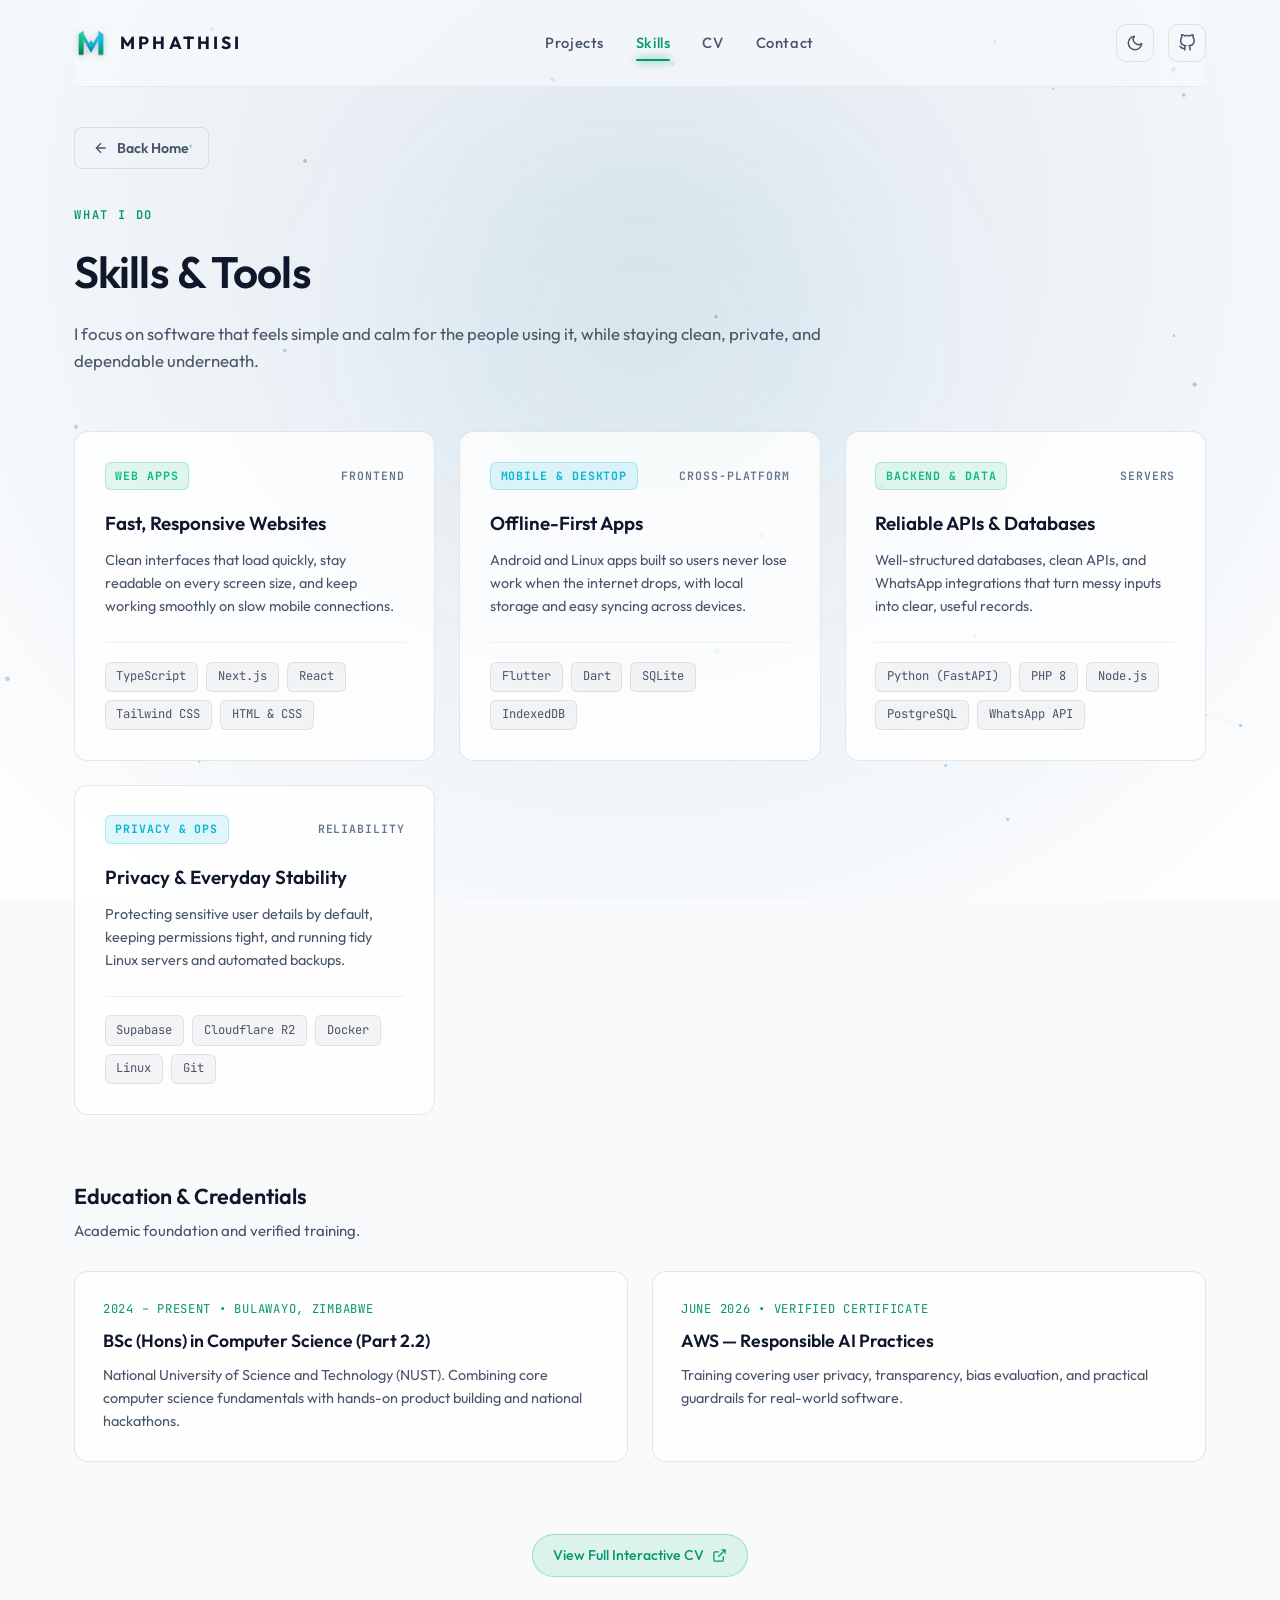
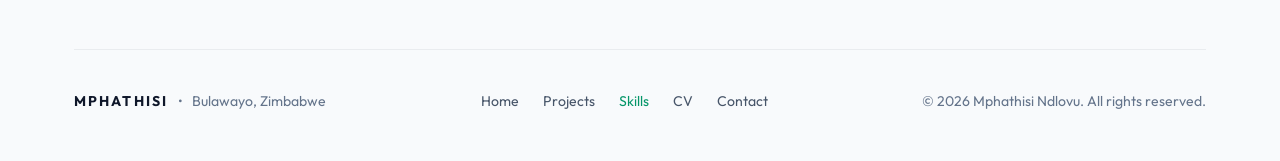
<file: skills.html>
<!DOCTYPE html>
<html lang="en" data-theme="dark">
<head>
  <meta charset="UTF-8">
  <meta name="viewport" content="width=device-width, initial-scale=1.0">

  <title>Skills &amp; Background — MPHATHISI</title>
  <meta name="title" content="Skills & Background — MPHATHISI">
  <meta name="description" content="What Mphathisi Ndlovu builds with: web apps, Flutter mobile apps, clean backends, privacy-first design, and NUST Computer Science background.">
  <meta name="author" content="Mphathisi Ndlovu">
  <meta name="robots" content="index, follow">
  <link rel="canonical" href="https://mphathisi.com/skills.html">

  <link rel="icon" type="image/svg+xml" href="favicon.svg">
  <link rel="icon" type="image/png" sizes="32x32" href="favicon-32x32.png">
  <link rel="icon" type="image/png" sizes="16x16" href="favicon-16x16.png">
  <link rel="apple-touch-icon" sizes="180x180" href="apple-touch-icon.png">

  <link rel="preconnect" href="https://fonts.googleapis.com">
  <link rel="preconnect" href="https://fonts.gstatic.com" crossorigin>
  <link href="https://fonts.googleapis.com/css2?family=Inter:wght@400;500;600&family=JetBrains+Mono:wght@400;500;600&family=Outfit:wght@400;500;600;700&display=swap" rel="stylesheet">

  <link rel="stylesheet" href="styles.css">
</head>
<body class="page-body">

  <canvas id="particleCanvas" aria-hidden="true"></canvas>
  <div class="cyber-glow-aura" aria-hidden="true"></div>

  <div class="site-container page-container">

    <!-- Header Navigation -->
    <header class="portal-header">
      <nav class="portal-nav" aria-label="Main Navigation">
        <a href="index.html" class="portal-brand">
          <img src="logo.svg" alt="Mphathisi Logo" class="brand-logo-img">
          <span class="brand-title">MPHATHISI</span>
        </a>

        <div class="portal-nav-links">
          <a href="projects.html" class="nav-link">Projects</a>
          <a href="skills.html" class="nav-link active">Skills</a>
          <a href="https://cv.mphathisi.com" target="_blank" rel="noopener noreferrer" class="nav-link">CV</a>
          <a href="contact.html" class="nav-link">Contact</a>
        </div>

        <div class="portal-nav-actions">
          <button id="themeToggleBtn" class="theme-toggle-btn" aria-label="Toggle Theme" title="Toggle Theme">
            <svg class="theme-icon sun-icon" viewBox="0 0 24 24" fill="none" stroke="currentColor" stroke-width="2" stroke-linecap="round" stroke-linejoin="round">
              <circle cx="12" cy="12" r="5"/><path d="M12 1v2M12 21v2M4.22 4.22l1.42 1.42M18.36 18.36l1.42 1.42M1 12h2M21 12h2M4.22 19.78l1.42-1.42M18.36 5.64l1.42-1.42"/>
            </svg>
            <svg class="theme-icon moon-icon" viewBox="0 0 24 24" fill="none" stroke="currentColor" stroke-width="2" stroke-linecap="round" stroke-linejoin="round">
              <path d="M21 12.79A9 9 0 1 1 11.21 3 7 7 0 0 0 21 12.79z"/>
            </svg>
          </button>

          <a href="https://github.com/theteqmaster-cyber" target="_blank" rel="noopener noreferrer" class="nav-icon-btn" aria-label="GitHub Profile" title="GitHub">
            <svg viewBox="0 0 24 24" fill="none" stroke="currentColor" stroke-width="2"><path d="M9 19c-5 1.5-5-2.5-7-3m14 6v-3.87a3.37 3.37 0 0 0-.94-2.61c3.14-.35 6.44-1.54 6.44-7A5.44 5.44 0 0 0 20 4.77 5.07 5.07 0 0 0 19.91 1S18.73.65 16 2.48a13.38 13.38 0 0 0-7 0C6.27.65 5.09 1 5.09 1A5.07 5.07 0 0 0 5 4.77a5.44 5.44 0 0 0-1.5 3.78c0 5.42 3.3 6.61 6.44 7A3.37 3.37 0 0 0 9 18.13V22"/></svg>
          </a>
        </div>
      </nav>
    </header>

    <!-- Main Content Area -->
    <main class="page-main">

      <div class="page-top-bar">
        <a href="index.html" class="back-portal-btn">
          <svg viewBox="0 0 24 24" fill="none" stroke="currentColor" stroke-width="2"><path d="M19 12H5M12 19l-7-7 7-7"/></svg>
          <span>Back Home</span>
        </a>
      </div>

      <div class="section-heading page-heading">
        <div class="section-tag">WHAT I DO</div>
        <h1 class="section-title">Skills &amp; Tools</h1>
        <p class="section-desc">I focus on software that feels simple and calm for the people using it, while staying clean, private, and dependable underneath.</p>
      </div>

      <!-- 4 Clean Pillars -->
      <section class="project-group">
        <div class="cards-grid">

          <article class="nexus-card">
            <div class="nexus-card-header">
              <span class="badge-emerald">WEB APPS</span>
              <span class="nexus-tag">FRONTEND</span>
            </div>
            <h2 class="nexus-card-title">Fast, Responsive Websites</h2>
            <p class="nexus-card-desc">Clean interfaces that load quickly, stay readable on every screen size, and keep working smoothly on slow mobile connections.</p>
            <div class="skill-pills">
              <span class="skill-pill">TypeScript</span>
              <span class="skill-pill">Next.js</span>
              <span class="skill-pill">React</span>
              <span class="skill-pill">Tailwind CSS</span>
              <span class="skill-pill">HTML &amp; CSS</span>
            </div>
          </article>

          <article class="nexus-card">
            <div class="nexus-card-header">
              <span class="badge-cyan">MOBILE &amp; DESKTOP</span>
              <span class="nexus-tag">CROSS-PLATFORM</span>
            </div>
            <h2 class="nexus-card-title">Offline-First Apps</h2>
            <p class="nexus-card-desc">Android and Linux apps built so users never lose work when the internet drops, with local storage and easy syncing across devices.</p>
            <div class="skill-pills">
              <span class="skill-pill">Flutter</span>
              <span class="skill-pill">Dart</span>
              <span class="skill-pill">SQLite</span>
              <span class="skill-pill">IndexedDB</span>
            </div>
          </article>

          <article class="nexus-card">
            <div class="nexus-card-header">
              <span class="badge-emerald">BACKEND &amp; DATA</span>
              <span class="nexus-tag">SERVERS</span>
            </div>
            <h2 class="nexus-card-title">Reliable APIs &amp; Databases</h2>
            <p class="nexus-card-desc">Well-structured databases, clean APIs, and WhatsApp integrations that turn messy inputs into clear, useful records.</p>
            <div class="skill-pills">
              <span class="skill-pill">Python (FastAPI)</span>
              <span class="skill-pill">PHP 8</span>
              <span class="skill-pill">Node.js</span>
              <span class="skill-pill">PostgreSQL</span>
              <span class="skill-pill">WhatsApp API</span>
            </div>
          </article>

          <article class="nexus-card">
            <div class="nexus-card-header">
              <span class="badge-cyan">PRIVACY &amp; OPS</span>
              <span class="nexus-tag">RELIABILITY</span>
            </div>
            <h2 class="nexus-card-title">Privacy &amp; Everyday Stability</h2>
            <p class="nexus-card-desc">Protecting sensitive user details by default, keeping permissions tight, and running tidy Linux servers and automated backups.</p>
            <div class="skill-pills">
              <span class="skill-pill">Supabase</span>
              <span class="skill-pill">Cloudflare R2</span>
              <span class="skill-pill">Docker</span>
              <span class="skill-pill">Linux</span>
              <span class="skill-pill">Git</span>
            </div>
          </article>

        </div>
      </section>

      <!-- Education & Certification -->
      <section class="project-group">
        <div class="project-group-header">
          <h2 class="project-group-title">Education &amp; Credentials</h2>
          <p class="project-group-desc">Academic foundation and verified training.</p>
        </div>

        <div class="credentials-grid">
          <div class="credential-card">
            <span class="credential-meta">2024 – Present • Bulawayo, Zimbabwe</span>
            <h3>BSc (Hons) in Computer Science (Part 2.2)</h3>
            <p>National University of Science and Technology (NUST). Combining core computer science fundamentals with hands-on product building and national hackathons.</p>
          </div>

          <div class="credential-card">
            <span class="credential-meta">June 2026 • Verified Certificate</span>
            <h3>AWS — Responsible AI Practices</h3>
            <p>Training covering user privacy, transparency, bias evaluation, and practical guardrails for real-world software.</p>
          </div>
        </div>
      </section>

      <div class="page-seal-wrapper">
        <a href="https://cv.mphathisi.com" target="_blank" rel="noopener noreferrer" class="quick-link-pill primary">
          <span>View Full Interactive CV</span>
          <svg class="arrow-svg" viewBox="0 0 24 24" fill="none" stroke="currentColor" stroke-width="2"><path d="M18 13v6a2 2 0 0 1-2 2H5a2 2 0 0 1-2-2V8a2 2 0 0 1 2-2h6M15 3h6v6M10 14L21 3"/></svg>
        </a>
      </div>

    </main>

    <!-- Master Footer -->
    <footer class="portal-footer">
      <div class="footer-inner">
        <div class="footer-left">
          <span class="footer-title">MPHATHISI</span>
          <span class="footer-sep">•</span>
          <span class="footer-meta">Bulawayo, Zimbabwe</span>
        </div>

        <div class="footer-center">
          <a href="index.html">Home</a>
          <a href="projects.html">Projects</a>
          <a href="skills.html" class="active">Skills</a>
          <a href="https://cv.mphathisi.com" target="_blank" rel="noopener noreferrer">CV</a>
          <a href="contact.html">Contact</a>
        </div>

        <div class="footer-right">
          <p>&copy; <span id="year">2026</span> Mphathisi Ndlovu. All rights reserved.</p>
        </div>
      </div>
    </footer>

  </div>

  <script src="app.js" defer></script>
</body>
</html>
</file>
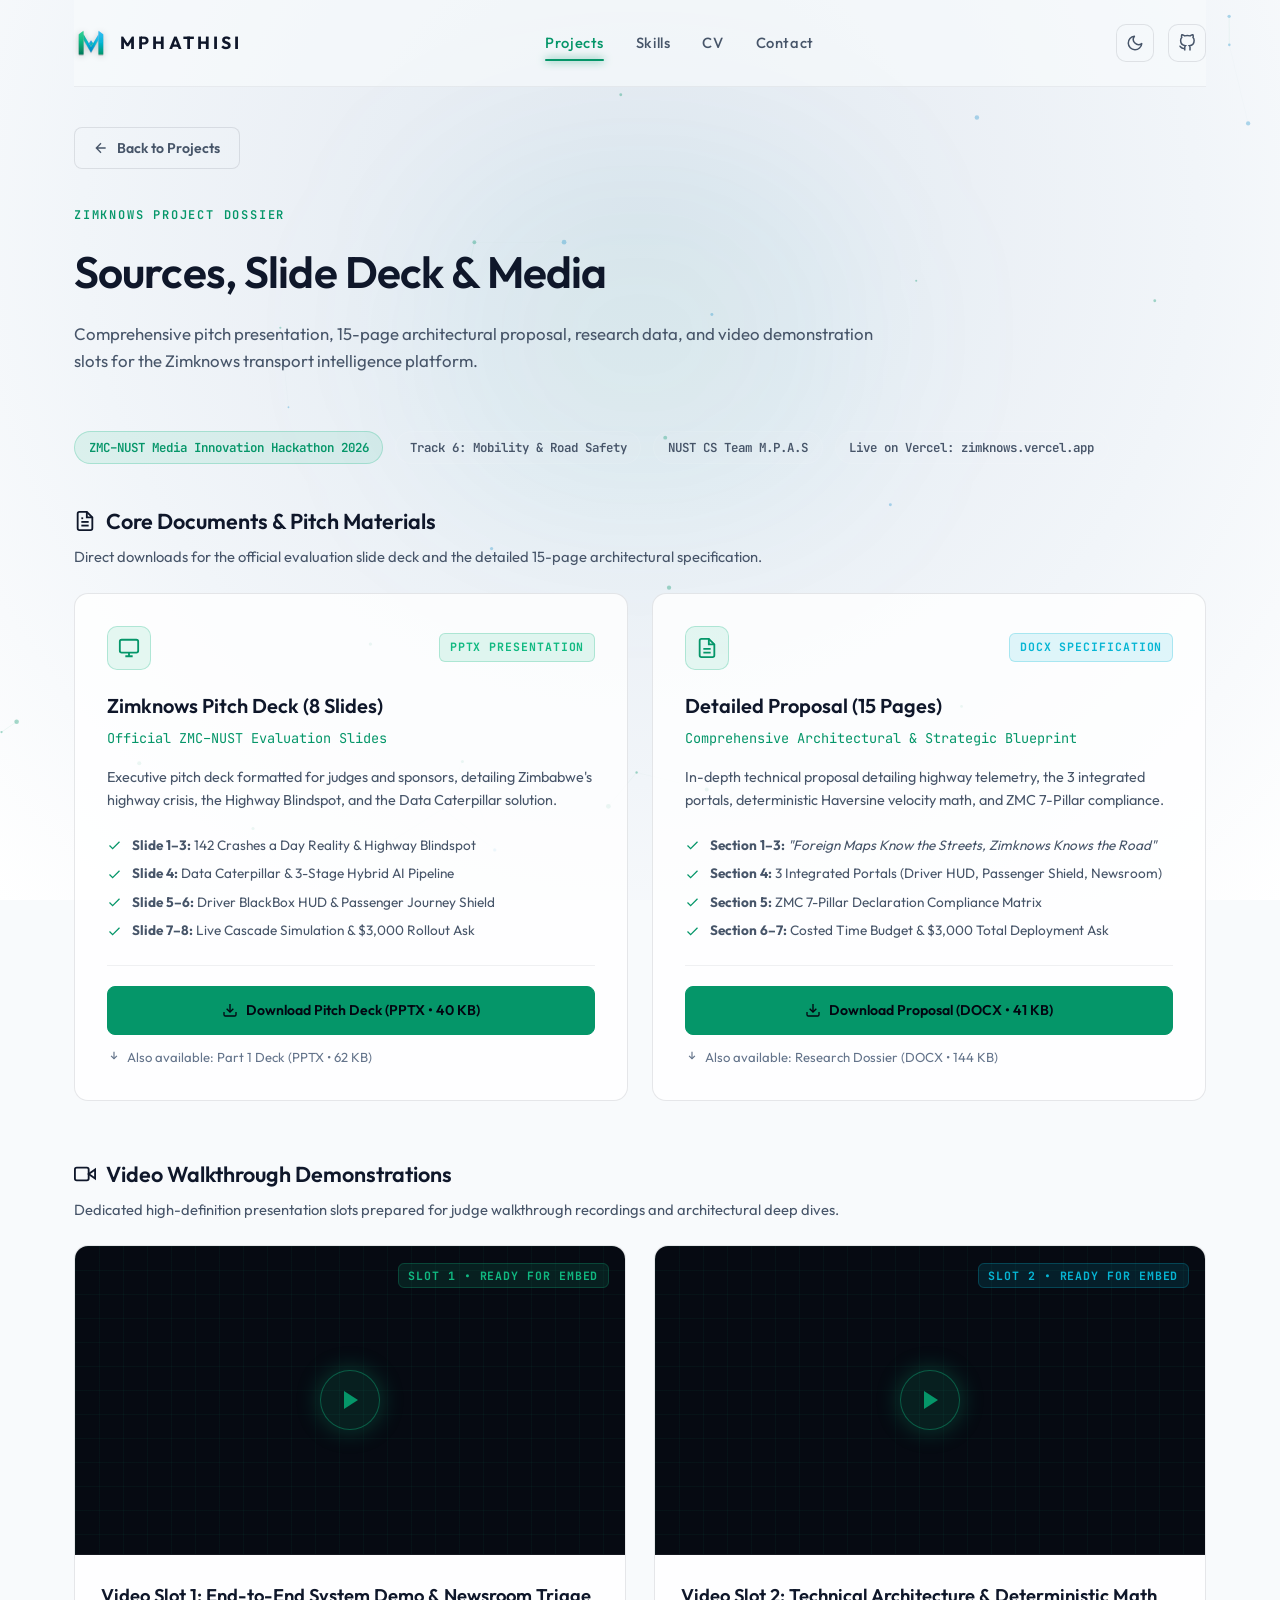
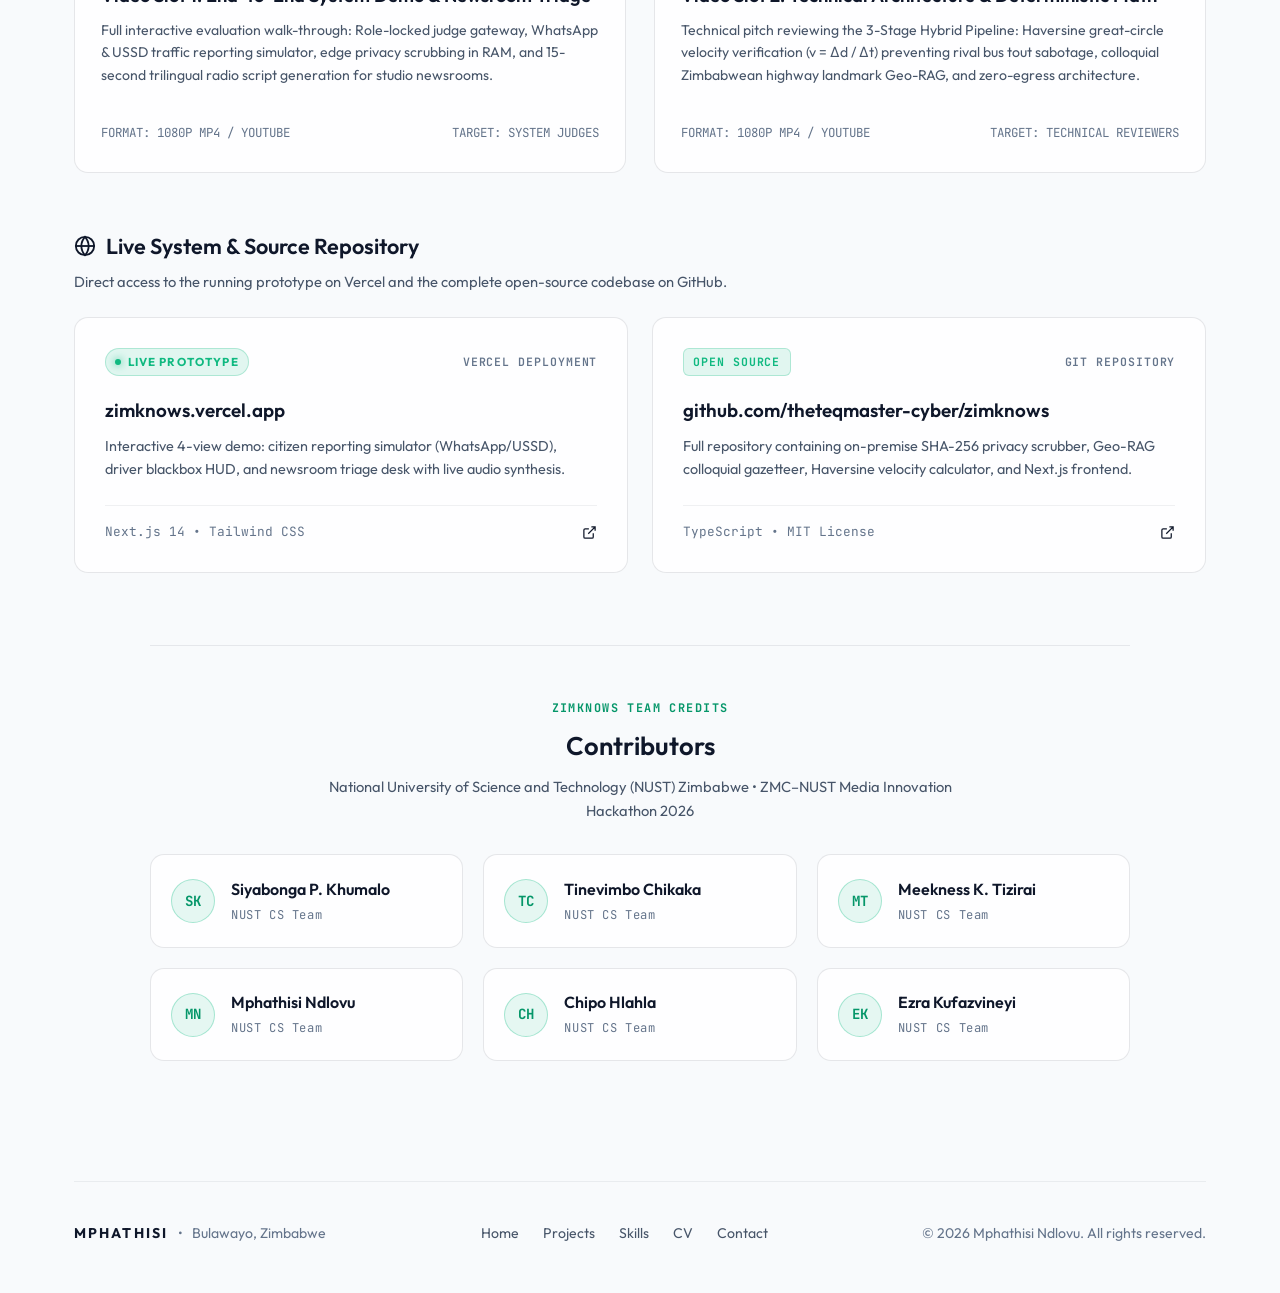
<file: sources.html>
<!DOCTYPE html>
<html lang="en" data-theme="dark">
<head>
  <meta charset="UTF-8">
  <meta name="viewport" content="width=device-width, initial-scale=1.0">
  
  <!-- Primary SEO Meta Tags -->
  <title>Sources, Slide Deck & Media — ZIMKNOWS</title>
  <meta name="title" content="Sources, Slide Deck & Media — ZIMKNOWS">
  <meta name="description" content="Official pitch deck, 15-page architectural proposal, research data, and video demonstration slots for the Zimknows Highway Data Caterpillar (ZMC–NUST 2026).">
  <meta name="author" content="M.P.A.S">
  <meta name="robots" content="index, follow">
  <link rel="canonical" href="https://mphathisi.com/sources.html">

  <!-- Favicon & Touch Icons -->
  <link rel="icon" type="image/svg+xml" href="favicon.svg">
  <link rel="icon" type="image/png" sizes="32x32" href="favicon-32x32.png">
  <link rel="icon" type="image/png" sizes="16x16" href="favicon-16x16.png">
  <link rel="apple-touch-icon" sizes="180x180" href="apple-touch-icon.png">

  <!-- Lightweight Google Fonts -->
  <link rel="preconnect" href="https://fonts.googleapis.com">
  <link rel="preconnect" href="https://fonts.gstatic.com" crossorigin>
  <link href="https://fonts.googleapis.com/css2?family=Inter:wght@400;500;600&family=JetBrains+Mono:wght@400;500;600&family=Outfit:wght@400;500;600;700&display=swap" rel="stylesheet">

  <link rel="stylesheet" href="styles.css">
</head>
<body class="page-body">

  <canvas id="particleCanvas" aria-hidden="true"></canvas>
  <div class="cyber-glow-aura" aria-hidden="true"></div>

  <div class="site-container page-container">

    <!-- Header Navigation -->
    <header class="portal-header">
      <nav class="portal-nav" aria-label="Main Navigation">
        <a href="index.html" class="portal-brand">
          <img src="logo.svg" alt="Mphathisi Logo" class="brand-logo-img">
          <span class="brand-title">MPHATHISI</span>
        </a>

        <div class="portal-nav-links">
          <a href="projects.html" class="nav-link active">Projects</a>
          <a href="skills.html" class="nav-link">Skills</a>
          <a href="https://cv.mphathisi.com" target="_blank" rel="noopener noreferrer" class="nav-link">CV</a>
          <a href="contact.html" class="nav-link">Contact</a>
        </div>

        <div class="portal-nav-actions">
          <button id="themeToggleBtn" class="theme-toggle-btn" aria-label="Toggle Theme" title="Toggle Theme">
            <svg class="theme-icon sun-icon" viewBox="0 0 24 24" fill="none" stroke="currentColor" stroke-width="2" stroke-linecap="round" stroke-linejoin="round">
              <circle cx="12" cy="12" r="5"/><path d="M12 1v2M12 21v2M4.22 4.22l1.42 1.42M18.36 18.36l1.42 1.42M1 12h2M21 12h2M4.22 19.78l1.42-1.42M18.36 5.64l1.42-1.42"/>
            </svg>
            <svg class="theme-icon moon-icon" viewBox="0 0 24 24" fill="none" stroke="currentColor" stroke-width="2" stroke-linecap="round" stroke-linejoin="round">
              <path d="M21 12.79A9 9 0 1 1 11.21 3 7 7 0 0 0 21 12.79z"/>
            </svg>
          </button>

          <a href="https://github.com/theteqmaster-cyber" target="_blank" rel="noopener noreferrer" class="nav-icon-btn" aria-label="GitHub Profile" title="GitHub">
            <svg viewBox="0 0 24 24" fill="none" stroke="currentColor" stroke-width="2"><path d="M9 19c-5 1.5-5-2.5-7-3m14 6v-3.87a3.37 3.37 0 0 0-.94-2.61c3.14-.35 6.44-1.54 6.44-7A5.44 5.44 0 0 0 20 4.77 5.07 5.07 0 0 0 19.91 1S18.73.65 16 2.48a13.38 13.38 0 0 0-7 0C6.27.65 5.09 1 5.09 1A5.07 5.07 0 0 0 5 4.77a5.44 5.44 0 0 0-1.5 3.78c0 5.42 3.3 6.61 6.44 7A3.37 3.37 0 0 0 9 18.13V22"/></svg>
          </a>
        </div>
      </nav>
    </header>

    <!-- Main Content Area -->
    <main class="page-main">

      <!-- Breadcrumb Bar -->
      <div class="page-top-bar">
        <a href="projects.html" class="back-portal-btn">
          <svg viewBox="0 0 24 24" fill="none" stroke="currentColor" stroke-width="2"><path d="M19 12H5M12 19l-7-7 7-7"/></svg>
          <span>Back to Projects</span>
        </a>
      </div>

      <!-- Section Heading -->
      <div class="section-heading page-heading">
        <div class="section-tag">ZIMKNOWS PROJECT DOSSIER</div>
        <h1 class="section-title">Sources, Slide Deck & Media</h1>
        <p class="section-desc">Comprehensive pitch presentation, 15-page architectural proposal, research data, and video demonstration slots for the Zimknows transport intelligence platform.</p>
      </div>

      <!-- Quick Metadata Pills -->
      <div class="overview-pills">
        <span class="overview-pill accent">ZMC–NUST Media Innovation Hackathon 2026</span>
        <span class="overview-pill">Track 6: Mobility & Road Safety</span>
        <span class="overview-pill">NUST CS Team M.P.A.S</span>
        <span class="overview-pill">Live on Vercel: zimknows.vercel.app</span>
      </div>

      <!-- SECTION 1: Slide Deck & Proposal -->
      <section class="sources-group">
        <div class="sources-group-header">
          <h2 class="sources-group-title">
            <svg viewBox="0 0 24 24" fill="none" stroke="currentColor" stroke-width="2" width="22" height="22"><path d="M14 2H6a2 2 0 0 0-2 2v16a2 2 0 0 0 2 2h12a2 2 0 0 0 2-2V8z"/><polyline points="14 2 14 8 20 8"/><line x1="16" y1="13" x2="8" y2="13"/><line x1="16" y1="17" x2="8" y2="17"/><polyline points="10 9 9 9 8 9"/></svg>
            <span>Core Documents & Pitch Materials</span>
          </h2>
          <p class="sources-group-desc">Direct downloads for the official evaluation slide deck and the detailed 15-page architectural specification.</p>
        </div>

        <div class="docs-grid">

          <!-- Doc Card 1: Slide Deck -->
          <article class="doc-card">
            <div class="doc-card-header">
              <div class="doc-icon">
                <svg viewBox="0 0 24 24" fill="none" stroke="currentColor" stroke-width="2"><rect x="2" y="3" width="20" height="14" rx="2" ry="2"/><line x1="8" y1="21" x2="16" y2="21"/><line x1="12" y1="17" x2="12" y2="21"/></svg>
              </div>
              <span class="badge-emerald">PPTX PRESENTATION</span>
            </div>
            <h3 class="doc-title">Zimknows Pitch Deck (8 Slides)</h3>
            <div class="doc-subtitle">Official ZMC–NUST Evaluation Slides</div>
            <p class="doc-desc">Executive pitch deck formatted for judges and sponsors, detailing Zimbabwe's highway crisis, the Highway Blindspot, and the Data Caterpillar solution.</p>

            <ul class="doc-feature-list">
              <li class="doc-feature-item">
                <svg viewBox="0 0 24 24" fill="none" stroke="currentColor" stroke-width="2"><polyline points="20 6 9 17 4 12"/></svg>
                <span><strong>Slide 1–3:</strong> 142 Crashes a Day Reality & Highway Blindspot</span>
              </li>
              <li class="doc-feature-item">
                <svg viewBox="0 0 24 24" fill="none" stroke="currentColor" stroke-width="2"><polyline points="20 6 9 17 4 12"/></svg>
                <span><strong>Slide 4:</strong> Data Caterpillar & 3-Stage Hybrid AI Pipeline</span>
              </li>
              <li class="doc-feature-item">
                <svg viewBox="0 0 24 24" fill="none" stroke="currentColor" stroke-width="2"><polyline points="20 6 9 17 4 12"/></svg>
                <span><strong>Slide 5–6:</strong> Driver BlackBox HUD & Passenger Journey Shield</span>
              </li>
              <li class="doc-feature-item">
                <svg viewBox="0 0 24 24" fill="none" stroke="currentColor" stroke-width="2"><polyline points="20 6 9 17 4 12"/></svg>
                <span><strong>Slide 7–8:</strong> Live Cascade Simulation & $3,000 Rollout Ask</span>
              </li>
            </ul>

            <div class="doc-actions">
              <a href="docs/zimknows_pitch_deck_8slides.pptx" download class="doc-btn-primary">
                <svg viewBox="0 0 24 24" fill="none" stroke="currentColor" stroke-width="2" width="16" height="16"><path d="M21 15v4a2 2 0 0 1-2 2H5a2 2 0 0 1-2-2v-4"/><polyline points="7 10 12 15 17 10"/><line x1="12" y1="15" x2="12" y2="3"/></svg>
                <span>Download Pitch Deck (PPTX • 40 KB)</span>
              </a>
              <a href="docs/zimknows%20part1%20znc%203-5novemeber2026.pptx" download class="doc-link-secondary">
                <svg viewBox="0 0 24 24" fill="none" stroke="currentColor" stroke-width="2" width="14" height="14"><polyline points="7 10 12 15 17 10"/><line x1="12" y1="15" x2="12" y2="3"/></svg>
                <span>Also available: Part 1 Deck (PPTX • 62 KB)</span>
              </a>
            </div>
          </article>

          <!-- Doc Card 2: Detailed Proposal -->
          <article class="doc-card">
            <div class="doc-card-header">
              <div class="doc-icon">
                <svg viewBox="0 0 24 24" fill="none" stroke="currentColor" stroke-width="2"><path d="M14 2H6a2 2 0 0 0-2 2v16a2 2 0 0 0 2 2h12a2 2 0 0 0 2-2V8z"/><polyline points="14 2 14 8 20 8"/><line x1="16" y1="13" x2="8" y2="13"/><line x1="16" y1="17" x2="8" y2="17"/></svg>
              </div>
              <span class="badge-cyan">DOCX SPECIFICATION</span>
            </div>
            <h3 class="doc-title">Detailed Proposal (15 Pages)</h3>
            <div class="doc-subtitle">Comprehensive Architectural & Strategic Blueprint</div>
            <p class="doc-desc">In-depth technical proposal detailing highway telemetry, the 3 integrated portals, deterministic Haversine velocity math, and ZMC 7-Pillar compliance.</p>

            <ul class="doc-feature-list">
              <li class="doc-feature-item">
                <svg viewBox="0 0 24 24" fill="none" stroke="currentColor" stroke-width="2"><polyline points="20 6 9 17 4 12"/></svg>
                <span><strong>Section 1–3:</strong> <em>"Foreign Maps Know the Streets, Zimknows Knows the Road"</em></span>
              </li>
              <li class="doc-feature-item">
                <svg viewBox="0 0 24 24" fill="none" stroke="currentColor" stroke-width="2"><polyline points="20 6 9 17 4 12"/></svg>
                <span><strong>Section 4:</strong> 3 Integrated Portals (Driver HUD, Passenger Shield, Newsroom)</span>
              </li>
              <li class="doc-feature-item">
                <svg viewBox="0 0 24 24" fill="none" stroke="currentColor" stroke-width="2"><polyline points="20 6 9 17 4 12"/></svg>
                <span><strong>Section 5:</strong> ZMC 7-Pillar Declaration Compliance Matrix</span>
              </li>
              <li class="doc-feature-item">
                <svg viewBox="0 0 24 24" fill="none" stroke="currentColor" stroke-width="2"><polyline points="20 6 9 17 4 12"/></svg>
                <span><strong>Section 6–7:</strong> Costed Time Budget & $3,000 Total Deployment Ask</span>
              </li>
            </ul>

            <div class="doc-actions">
              <a href="docs/zimknows_detailed_proposal_15pages.docx" download class="doc-btn-primary">
                <svg viewBox="0 0 24 24" fill="none" stroke="currentColor" stroke-width="2" width="16" height="16"><path d="M21 15v4a2 2 0 0 1-2 2H5a2 2 0 0 1-2-2v-4"/><polyline points="7 10 12 15 17 10"/><line x1="12" y1="15" x2="12" y2="3"/></svg>
                <span>Download Proposal (DOCX • 41 KB)</span>
              </a>
              <a href="docs/zimknows%20research%20zmc%20hackathon%203-5%20ovember%202026.docx" download class="doc-link-secondary">
                <svg viewBox="0 0 24 24" fill="none" stroke="currentColor" stroke-width="2" width="14" height="14"><polyline points="7 10 12 15 17 10"/><line x1="12" y1="15" x2="12" y2="3"/></svg>
                <span>Also available: Research Dossier (DOCX • 144 KB)</span>
              </a>
            </div>
          </article>

        </div>
      </section>

      <!-- SECTION 2: 2 Video Walkthrough Slots -->
      <section class="sources-group">
        <div class="sources-group-header">
          <h2 class="sources-group-title">
            <svg viewBox="0 0 24 24" fill="none" stroke="currentColor" stroke-width="2" width="22" height="22"><polygon points="23 7 16 12 23 17 23 7"/><rect x="1" y="5" width="15" height="14" rx="2" ry="2"/></svg>
            <span>Video Walkthrough Demonstrations</span>
          </h2>
          <p class="sources-group-desc">Dedicated high-definition presentation slots prepared for judge walkthrough recordings and architectural deep dives.</p>
        </div>

        <div class="video-slots-grid">

          <!-- Video Slot 1 -->
          <article class="video-slot-card">
            <div class="video-viewport">
              <div class="video-viewport-pattern"></div>
              <div class="video-viewport-badge">
                <span class="badge-emerald">SLOT 1 • READY FOR EMBED</span>
              </div>
              <div class="video-play-indicator" title="Video Recording in Progress">
                <svg viewBox="0 0 24 24" fill="currentColor"><polygon points="5 3 19 12 5 21 5 3"/></svg>
              </div>
            </div>
            <div class="video-slot-content">
              <h3 class="video-slot-title">Video Slot 1: End-to-End System Demo & Newsroom Triage</h3>
              <p class="video-slot-desc">Full interactive evaluation walk-through: Role-locked judge gateway, WhatsApp & USSD traffic reporting simulator, edge privacy scrubbing in RAM, and 15-second trilingual radio script generation for studio newsrooms.</p>
              <div class="video-slot-footer">
                <span>FORMAT: 1080P MP4 / YOUTUBE</span>
                <span>TARGET: SYSTEM JUDGES</span>
              </div>
            </div>
          </article>

          <!-- Video Slot 2 -->
          <article class="video-slot-card">
            <div class="video-viewport">
              <div class="video-viewport-pattern"></div>
              <div class="video-viewport-badge">
                <span class="badge-cyan">SLOT 2 • READY FOR EMBED</span>
              </div>
              <div class="video-play-indicator" title="Video Recording in Progress">
                <svg viewBox="0 0 24 24" fill="currentColor"><polygon points="5 3 19 12 5 21 5 3"/></svg>
              </div>
            </div>
            <div class="video-slot-content">
              <h3 class="video-slot-title">Video Slot 2: Technical Architecture & Deterministic Math</h3>
              <p class="video-slot-desc">Technical pitch reviewing the 3-Stage Hybrid Pipeline: Haversine great-circle velocity verification (v = Δd / Δt) preventing rival bus tout sabotage, colloquial Zimbabwean highway landmark Geo-RAG, and zero-egress architecture.</p>
              <div class="video-slot-footer">
                <span>FORMAT: 1080P MP4 / YOUTUBE</span>
                <span>TARGET: TECHNICAL REVIEWERS</span>
              </div>
            </div>
          </article>

        </div>
      </section>

      <!-- SECTION 3: Live Ecosystem & GitHub -->
      <section class="sources-group">
        <div class="sources-group-header">
          <h2 class="sources-group-title">
            <svg viewBox="0 0 24 24" fill="none" stroke="currentColor" stroke-width="2" width="22" height="22"><circle cx="12" cy="12" r="10"/><line x1="2" y1="12" x2="22" y2="12"/><path d="M12 2a15.3 15.3 0 0 1 4 10 15.3 15.3 0 0 1-4 10 15.3 15.3 0 0 1-4-10 15.3 15.3 0 0 1 4-10z"/></svg>
            <span>Live System & Source Repository</span>
          </h2>
          <p class="sources-group-desc">Direct access to the running prototype on Vercel and the complete open-source codebase on GitHub.</p>
        </div>

        <div class="cards-grid subdomains-grid">
          <a href="https://zimknows.vercel.app" target="_blank" rel="noopener noreferrer" class="nexus-card">
            <div class="nexus-card-header">
              <span class="status-indicator"><span class="status-dot"></span> LIVE PROTOTYPE</span>
              <span class="nexus-tag">VERCEL DEPLOYMENT</span>
            </div>
            <h3 class="nexus-card-title">zimknows.vercel.app</h3>
            <p class="nexus-card-desc">Interactive 4-view demo: citizen reporting simulator (WhatsApp/USSD), driver blackbox HUD, and newsroom triage desk with live audio synthesis.</p>
            <div class="nexus-footer">
              <span class="nexus-meta">Next.js 14 • Tailwind CSS</span>
              <svg class="arrow-svg" viewBox="0 0 24 24" fill="none" stroke="currentColor" stroke-width="2"><path d="M18 13v6a2 2 0 0 1-2 2H5a2 2 0 0 1-2-2V8a2 2 0 0 1 2-2h6M15 3h6v6M10 14L21 3"/></svg>
            </div>
          </a>

          <a href="https://github.com/theteqmaster-cyber/zimknows.git" target="_blank" rel="noopener noreferrer" class="nexus-card">
            <div class="nexus-card-header">
              <span class="badge-emerald">OPEN SOURCE</span>
              <span class="nexus-tag">GIT REPOSITORY</span>
            </div>
            <h3 class="nexus-card-title">github.com/theteqmaster-cyber/zimknows</h3>
            <p class="nexus-card-desc">Full repository containing on-premise SHA-256 privacy scrubber, Geo-RAG colloquial gazetteer, Haversine velocity calculator, and Next.js frontend.</p>
            <div class="nexus-footer">
              <span class="nexus-meta">TypeScript • MIT License</span>
              <svg class="arrow-svg" viewBox="0 0 24 24" fill="none" stroke="currentColor" stroke-width="2"><path d="M18 13v6a2 2 0 0 1-2 2H5a2 2 0 0 1-2-2V8a2 2 0 0 1 2-2h6M15 3h6v6M10 14L21 3"/></svg>
            </div>
          </a>
        </div>
      </section>

      <!-- Team Credits (Zimknows Hackathon Group) -->
      <section class="credits-section" id="credits">
        <div class="credits-header">
          <span class="credits-tag">ZIMKNOWS TEAM CREDITS</span>
          <h2 class="credits-title">Contributors</h2>
          <p class="credits-desc">National University of Science and Technology (NUST) Zimbabwe • ZMC–NUST Media Innovation Hackathon 2026</p>
        </div>

        <div class="credits-grid">
          <div class="credit-card">
            <div class="credit-avatar">SK</div>
            <div class="credit-info"><span class="credit-name">Siyabonga P. Khumalo</span><span class="credit-role">NUST CS Team</span></div>
          </div>
          <div class="credit-card">
            <div class="credit-avatar">TC</div>
            <div class="credit-info"><span class="credit-name">Tinevimbo Chikaka</span><span class="credit-role">NUST CS Team</span></div>
          </div>
          <div class="credit-card">
            <div class="credit-avatar">MT</div>
            <div class="credit-info"><span class="credit-name">Meekness K. Tizirai</span><span class="credit-role">NUST CS Team</span></div>
          </div>
          <div class="credit-card">
            <div class="credit-avatar">MN</div>
            <div class="credit-info"><span class="credit-name">Mphathisi Ndlovu</span><span class="credit-role">NUST CS Team</span></div>
          </div>
          <div class="credit-card">
            <div class="credit-avatar">CH</div>
            <div class="credit-info"><span class="credit-name">Chipo Hlahla</span><span class="credit-role">NUST CS Team</span></div>
          </div>
          <div class="credit-card">
            <div class="credit-avatar">EK</div>
            <div class="credit-info"><span class="credit-name">Ezra Kufazvineyi</span><span class="credit-role">NUST CS Team</span></div>
          </div>
        </div>
      </section>

    </main>

    <!-- Master Footer -->
    <footer class="portal-footer">
      <div class="footer-inner">
        <div class="footer-left">
          <span class="footer-title">MPHATHISI</span>
          <span class="footer-sep">•</span>
          <span class="footer-meta">Bulawayo, Zimbabwe</span>
        </div>

        <div class="footer-center">
          <a href="index.html">Home</a>
          <a href="projects.html">Projects</a>
          <a href="skills.html">Skills</a>
          <a href="https://cv.mphathisi.com" target="_blank" rel="noopener noreferrer">CV</a>
          <a href="contact.html">Contact</a>
        </div>

        <div class="footer-right">
          <p>&copy; <span id="year">2026</span> Mphathisi Ndlovu. All rights reserved.</p>
        </div>
      </div>
    </footer>

  </div>

  <script src="app.js" defer></script>
</body>
</html>
</file>
<file: styles.css>
/* ==========================================================================
   MPHATHISI — Minimalist Personal Portal Design System
   Clean, Fast, Multi-Page Architecture
   ========================================================================== */

/* Modern View Transition Navigation */
@view-transition {
  navigation: auto;
}

:root {
  /* Color Palette — Cyber Abyss */
  --bg-color: #030611;
  --bg-gradient: radial-gradient(circle at 50% 28%, #0d172e 0%, #060a17 55%, #020308 100%);
  
  --text-primary: #f8fafc;
  --text-secondary: #94a3b8;
  --text-muted: #64748b;
  --text-dim: #475569;

  /* Accents */
  --accent-emerald: #10b981;
  --accent-emerald-glow: rgba(16, 185, 129, 0.25);
  --accent-cyan: #06b6d4;
  --accent-cyan-glow: rgba(6, 182, 212, 0.25);
  --accent-violet: #a78bfa;

  /* Glass System */
  --card-bg: rgba(10, 16, 30, 0.72);
  --card-bg-hover: rgba(13, 22, 42, 0.85);
  --card-border: rgba(255, 255, 255, 0.08);
  --card-border-hover: rgba(16, 185, 129, 0.4);
  --card-radius: 14px;
  --card-blur: 16px;

  /* Typography */
  --font-main: 'Outfit', 'Inter', -apple-system, BlinkMacSystemFont, sans-serif;
  --font-mono: 'JetBrains Mono', monospace;

  /* Transitions */
  --transition-smooth: all 0.35s cubic-bezier(0.16, 1, 0.3, 1);
}

/* Light Theme Variables */
[data-theme="light"] {
  --bg-color: #f8fafc;
  --bg-gradient: radial-gradient(circle at 50% 25%, #e2e8f0 0%, #f1f5f9 60%, #ffffff 100%);
  --text-primary: #0f172a;
  --text-secondary: #475569;
  --text-muted: #64748b;
  --text-dim: #94a3b8;

  --card-bg: rgba(255, 255, 255, 0.78);
  --card-bg-hover: rgba(255, 255, 255, 0.95);
  --card-border: rgba(15, 23, 42, 0.1);
  --card-border-hover: rgba(16, 185, 129, 0.6);

  --accent-emerald: #059669;
  --accent-cyan: #0284c7;
}

/* Base Reset */
*, *::before, *::after {
  box-sizing: border-box;
  margin: 0;
  padding: 0;
}

html {
  font-size: 16px;
}

body {
  font-family: var(--font-main);
  background-color: var(--bg-color);
  background-image: var(--bg-gradient);
  background-attachment: fixed;
  color: var(--text-primary);
  min-height: 100vh;
  line-height: 1.6;
  overflow-x: hidden;
  position: relative;
  transition: background 0.4s ease, color 0.4s ease;
}

/* Ambient Background Particle Canvas */
#particleCanvas {
  position: fixed;
  top: 0;
  left: 0;
  width: 100vw;
  height: 100vh;
  z-index: 0;
  pointer-events: none;
}

/* Cyber Glow Aura */
.cyber-glow-aura {
  position: fixed;
  top: 15%;
  left: 50%;
  transform: translateX(-50%);
  width: 750px;
  height: 400px;
  background: radial-gradient(circle, rgba(16, 185, 129, 0.07) 0%, rgba(6, 182, 212, 0.04) 45%, transparent 70%);
  filter: blur(80px);
  pointer-events: none;
  z-index: 0;
}

/* Page Transition Animations */
.site-container {
  position: relative;
  z-index: 1;
  max-width: 1180px;
  margin: 0 auto;
  padding: 0 1.5rem;
  display: flex;
  flex-direction: column;
  min-height: 100vh;
  animation: pageFadeIn 0.22s cubic-bezier(0.16, 1, 0.3, 1) forwards;
}

body.page-exiting .site-container {
  animation: pageFadeOut 0.1s ease-in forwards;
}

@keyframes pageFadeIn {
  from {
    opacity: 0;
    transform: translateY(8px);
  }
  to {
    opacity: 1;
    transform: translateY(0);
  }
}

@keyframes pageFadeOut {
  from {
    opacity: 1;
    transform: translateY(0);
  }
  to {
    opacity: 0;
    transform: translateY(-8px);
  }
}

/* ==========================================================================
   Header & Navigation
   ========================================================================== */
.portal-header {
  padding: 1.5rem 0;
  position: sticky;
  top: 0;
  z-index: 100;
  backdrop-filter: blur(12px);
  -webkit-backdrop-filter: blur(12px);
  background: rgba(3, 6, 17, 0.4);
  border-bottom: 1px solid rgba(255, 255, 255, 0.05);
}

[data-theme="light"] .portal-header {
  background: rgba(248, 250, 252, 0.65);
  border-bottom: 1px solid rgba(15, 23, 42, 0.06);
}

.portal-nav {
  display: flex;
  align-items: center;
  justify-content: space-between;
}

.portal-brand {
  display: flex;
  align-items: center;
  gap: 0.75rem;
  text-decoration: none;
  color: var(--text-primary);
  transition: transform 0.2s ease;
}

.portal-brand:hover {
  transform: translateY(-1px);
}

.brand-logo-img {
  width: 34px;
  height: 34px;
  border-radius: 0;
  object-fit: contain;
  border: none;
  background: transparent;
  display: block;
  transition: transform 0.25s ease, filter 0.25s ease;
  filter: drop-shadow(0 0 8px rgba(16, 185, 129, 0.45));
}

[data-theme="light"] .brand-logo-img {
  filter: drop-shadow(0 1px 3px rgba(0, 0, 0, 0.2));
}

.portal-brand:hover .brand-logo-img {
  transform: scale(1.08);
  filter: drop-shadow(0 0 12px rgba(6, 182, 212, 0.65));
}

.brand-title {
  font-size: 1.1rem;
  font-weight: 700;
  letter-spacing: 0.18em;
  color: var(--text-primary);
}

.portal-nav-links {
  display: flex;
  align-items: center;
  gap: 2rem;
}

.nav-link {
  color: var(--text-secondary);
  text-decoration: none;
  font-size: 0.92rem;
  font-weight: 500;
  letter-spacing: 0.04em;
  transition: color 0.2s ease;
  position: relative;
}

.nav-link:hover, .nav-link.active {
  color: var(--accent-emerald);
}

.nav-link.active::after {
  content: '';
  position: absolute;
  bottom: -6px;
  left: 0;
  right: 0;
  height: 2px;
  background-color: var(--accent-emerald);
  border-radius: 2px;
  box-shadow: 0 0 8px var(--accent-emerald);
}

.portal-nav-actions {
  display: flex;
  align-items: center;
  gap: 0.85rem;
}

.theme-toggle-btn, .nav-icon-btn {
  background: rgba(255, 255, 255, 0.05);
  border: 1px solid var(--card-border);
  color: var(--text-secondary);
  width: 38px;
  height: 38px;
  border-radius: 10px;
  display: flex;
  align-items: center;
  justify-content: center;
  cursor: pointer;
  transition: var(--transition-smooth);
  text-decoration: none;
}

.theme-toggle-btn:hover, .nav-icon-btn:hover {
  color: var(--accent-emerald);
  border-color: var(--accent-emerald);
  background: rgba(16, 185, 129, 0.1);
  transform: translateY(-2px);
}

.theme-icon, .nav-icon-btn svg {
  width: 18px;
  height: 18px;
}

[data-theme="dark"] .sun-icon { display: block; }
[data-theme="dark"] .moon-icon { display: none; }
[data-theme="light"] .sun-icon { display: none; }
[data-theme="light"] .moon-icon { display: block; }

/* ==========================================================================
   Home Portal Framing (Pure Centered View)
   ========================================================================== */
.portal-container {
  min-height: 100vh;
}

.portal-main {
  flex: 1;
  display: flex;
  align-items: center;
  justify-content: center;
}

.portal-hero {
  width: 100%;
  display: flex;
  align-items: center;
  justify-content: center;
  text-align: center;
  padding: 2.5rem 0 3rem;
}

.hero-inner {
  max-width: 1020px;
  width: 100%;
}

/* Large Wide-Tracked Geometric Title with Kinetic Letters */
.portal-title {
  font-size: clamp(2.4rem, 6.5vw, 4.4rem);
  font-weight: 600;
  text-transform: uppercase;
  color: #f1f5f9;
  margin-bottom: 1.5rem;
  line-height: 1.15;
  text-shadow: 0 4px 20px rgba(0, 0, 0, 0.5);
  display: inline-flex;
  justify-content: center;
  align-items: center;
  position: relative;
  user-select: none;
}

[data-theme="light"] .portal-title {
  color: #0f172a;
  text-shadow: none;
}

.kinetic-letter {
  display: inline-block;
  position: relative;
  will-change: transform, opacity, filter;
  margin-right: 0.22em;
  transition: transform 1.35s cubic-bezier(0.16, 1.25, 0.35, 1),
              opacity 1.1s ease,
              filter 1.1s ease,
              color 0.4s ease,
              text-shadow 0.4s ease;
  cursor: pointer;
}

.kinetic-letter:last-child {
  margin-right: 0;
}

.kinetic-letter.locked-in {
  color: var(--accent-emerald) !important;
  text-shadow: 0 0 16px rgba(16, 185, 129, 0.85), 0 0 32px rgba(16, 185, 129, 0.45) !important;
}

/* Minimal Authoritative Subtitle */
.portal-subtitle {
  font-size: clamp(1rem, 1.8vw, 1.15rem);
  line-height: 1.75;
  color: var(--text-secondary);
  max-width: 680px;
  margin: 0 auto 2.2rem;
  font-weight: 350;
}

/* Non-Intrusive Project Spotlight Pill */
.project-spotlight-tag {
  display: inline-flex;
  align-items: center;
  gap: 0.65rem;
  background: rgba(16, 185, 129, 0.08);
  border: 1px solid rgba(16, 185, 129, 0.22);
  border-radius: 999px;
  padding: 0.45rem 1.2rem;
  margin-bottom: 2.25rem;
  font-size: 0.82rem;
  backdrop-filter: blur(8px);
  -webkit-backdrop-filter: blur(8px);
}

.spotlight-pulse {
  width: 7px;
  height: 7px;
  border-radius: 50%;
  background: #10b981;
  box-shadow: 0 0 10px #10b981;
  animation: pulseDot 2s infinite;
}

.spotlight-title {
  font-family: var(--font-mono);
  font-weight: 700;
  letter-spacing: 0.09em;
  color: var(--accent-emerald);
}

.spotlight-sep {
  color: var(--text-muted);
}

.spotlight-meta {
  color: var(--text-secondary);
  font-size: 0.82rem;
}

[data-theme="light"] .project-spotlight-tag {
  background: rgba(5, 150, 105, 0.08);
  border-color: rgba(5, 150, 105, 0.25);
}

/* 3 Gateway Cards Container */
.gateway-cards {
  display: grid;
  grid-template-columns: repeat(3, 1fr);
  gap: 1.5rem;
  max-width: 980px;
  margin: 0 auto 2.75rem;
  width: 100%;
}

/* Single Gateway Card */
.gateway-card {
  background: var(--card-bg);
  border: 1px solid var(--card-border);
  border-radius: var(--card-radius);
  padding: 2.2rem 1.85rem;
  text-decoration: none;
  backdrop-filter: blur(var(--card-blur));
  -webkit-backdrop-filter: blur(var(--card-blur));
  transition: var(--transition-smooth);
  display: flex;
  flex-direction: column;
  text-align: left;
  position: relative;
  overflow: hidden;
  box-shadow: inset 0 1px 0 rgba(255, 255, 255, 0.05);
}

.gateway-card:hover {
  transform: translateY(-6px);
  background: var(--card-bg-hover);
  border-color: var(--card-border-hover);
  box-shadow: 0 20px 40px -10px var(--accent-emerald-glow), inset 0 1px 0 rgba(255, 255, 255, 0.12);
}

.card-tag {
  font-family: var(--font-mono);
  font-size: 0.72rem;
  font-weight: 700;
  letter-spacing: 0.1em;
  color: var(--accent-cyan);
  margin-bottom: 0.6rem;
}

/* Neon Terminal Emerald Card Title */
.gateway-card .card-title {
  color: var(--accent-emerald);
  font-size: 1.3rem;
  font-weight: 600;
  margin-bottom: 0.8rem;
  letter-spacing: 0.03em;
}

.gateway-card .card-desc {
  color: var(--text-secondary);
  font-size: 0.92rem;
  line-height: 1.6;
  margin-bottom: 1.5rem;
  flex-grow: 1;
}

.card-footer-link {
  display: inline-flex;
  align-items: center;
  gap: 0.45rem;
  font-size: 0.85rem;
  font-weight: 600;
  color: var(--accent-emerald);
  opacity: 0.8;
  transition: opacity 0.2s ease, transform 0.2s ease;
}

.gateway-card:hover .card-footer-link {
  opacity: 1;
  transform: translateX(4px);
}

.arrow-svg {
  width: 15px;
  height: 15px;
}

/* Seal & teqmaster26 alias */
.hero-seal-wrapper {
  display: flex;
  flex-direction: column;
  align-items: center;
  gap: 0.85rem;
  margin-top: 1rem;
}

.launch-seal-link {
  display: inline-block;
  transition: transform 0.3s ease, opacity 0.3s ease;
  opacity: 0.9;
}

.launch-seal-link:hover {
  transform: translateY(-2px);
  opacity: 1;
}

.launch-seal-img {
  display: block;
  height: auto;
  border-radius: 8px;
}

.portal-alias {
  font-family: var(--font-mono);
  font-size: 0.85rem;
  color: var(--text-dim);
  letter-spacing: 0.2em;
}

/* ==========================================================================
   Dedicated Pages Layout (Projects, Skills, Contact)
   ========================================================================== */
.page-main {
  flex: 1;
  padding: 2.5rem 0 4.5rem;
}

.page-top-bar {
  margin-bottom: 2rem;
}

.back-portal-btn {
  display: inline-flex;
  align-items: center;
  gap: 0.5rem;
  color: var(--text-secondary);
  background: rgba(255, 255, 255, 0.04);
  border: 1px solid var(--card-border);
  padding: 0.55rem 1.15rem;
  border-radius: 8px;
  text-decoration: none;
  font-size: 0.88rem;
  font-weight: 600;
  transition: var(--transition-smooth);
}

.back-portal-btn svg {
  width: 16px;
  height: 16px;
  transition: transform 0.2s ease;
}

.back-portal-btn:hover {
  color: var(--accent-emerald);
  border-color: var(--accent-emerald);
  background: rgba(16, 185, 129, 0.1);
  transform: translateX(-4px);
}

.page-heading {
  text-align: left;
  max-width: 800px;
  margin-bottom: 3.5rem;
}

.section-tag {
  display: inline-block;
  font-family: var(--font-mono);
  font-size: 0.75rem;
  font-weight: 600;
  letter-spacing: 0.15em;
  color: var(--accent-emerald);
  margin-bottom: 0.75rem;
  text-transform: uppercase;
}

.section-title {
  font-size: clamp(2rem, 4vw, 2.75rem);
  font-weight: 600;
  color: var(--text-primary);
  margin-bottom: 0.85rem;
  letter-spacing: -0.02em;
}

.section-desc {
  font-size: 1.05rem;
  color: var(--text-secondary);
  line-height: 1.6;
}

.page-seal-wrapper {
  display: flex;
  justify-content: center;
  margin-top: 4.5rem;
}

/* ==========================================================================
   Cards Grids & Card Components
   ========================================================================== */
.cards-grid {
  display: grid;
  grid-template-columns: repeat(auto-fit, minmax(320px, 1fr));
  gap: 1.5rem;
}

/* Nexus Minimal Cards */
.nexus-card {
  background: var(--card-bg);
  border: 1px solid var(--card-border);
  border-radius: var(--card-radius);
  padding: 1.85rem;
  backdrop-filter: blur(var(--card-blur));
  -webkit-backdrop-filter: blur(var(--card-blur));
  text-decoration: none;
  color: var(--text-primary);
  transition: var(--transition-smooth);
  display: flex;
  flex-direction: column;
  position: relative;
}

.nexus-card:hover {
  transform: translateY(-5px);
  background: var(--card-bg-hover);
  border-color: var(--card-border-hover);
  box-shadow: 0 16px 36px -10px var(--accent-emerald-glow);
}

.nexus-card-header {
  display: flex;
  align-items: center;
  justify-content: space-between;
  margin-bottom: 1.15rem;
}

.status-indicator {
  display: inline-flex;
  align-items: center;
  gap: 0.4rem;
  font-size: 0.72rem;
  font-weight: 700;
  letter-spacing: 0.1em;
  color: #10b981;
  background: rgba(16, 185, 129, 0.12);
  padding: 0.25rem 0.6rem;
  border-radius: 20px;
  border: 1px solid rgba(16, 185, 129, 0.25);
}

.status-dot {
  width: 6px;
  height: 6px;
  border-radius: 50%;
  background-color: #10b981;
  box-shadow: 0 0 8px #10b981;
  animation: pulseDot 2s infinite;
}

@keyframes pulseDot {
  0%, 100% { opacity: 1; }
  50% { opacity: 0.35; }
}

.nexus-tag {
  font-family: var(--font-mono);
  font-size: 0.72rem;
  font-weight: 600;
  color: var(--text-muted);
  letter-spacing: 0.08em;
}

.badge-emerald {
  font-family: var(--font-mono);
  font-size: 0.72rem;
  font-weight: 700;
  letter-spacing: 0.08em;
  color: #10b981;
  background: rgba(16, 185, 129, 0.12);
  padding: 0.25rem 0.6rem;
  border-radius: 6px;
  border: 1px solid rgba(16, 185, 129, 0.25);
}

.badge-cyan {
  font-family: var(--font-mono);
  font-size: 0.72rem;
  font-weight: 700;
  letter-spacing: 0.08em;
  color: #06b6d4;
  background: rgba(6, 182, 212, 0.12);
  padding: 0.25rem 0.6rem;
  border-radius: 6px;
  border: 1px solid rgba(6, 182, 212, 0.25);
}

.nexus-card-title {
  font-size: 1.18rem;
  font-weight: 600;
  color: var(--text-primary);
  margin-bottom: 0.65rem;
}

.nexus-card-desc {
  font-size: 0.9rem;
  color: var(--text-secondary);
  line-height: 1.6;
  margin-bottom: 1.5rem;
  flex-grow: 1;
}

.nexus-footer {
  display: flex;
  align-items: center;
  justify-content: space-between;
  padding-top: 1rem;
  border-top: 1px solid rgba(255, 255, 255, 0.06);
}

[data-theme="light"] .nexus-footer {
  border-top: 1px solid rgba(15, 23, 42, 0.06);
}

.nexus-meta {
  font-size: 0.8rem;
  color: var(--text-muted);
  font-family: var(--font-mono);
}

.nexus-card:hover .arrow-svg {
  transform: translateX(4px);
  color: var(--accent-emerald);
}

.card-inline-link {
  color: var(--accent-emerald);
  text-decoration: none;
  font-size: 0.85rem;
  font-weight: 600;
  transition: transform 0.2s ease;
}

.card-inline-link:hover {
  transform: translateX(3px);
}

/* ==========================================================================
   Contact Cards Grid
   ========================================================================== */
.contact-grid {
  display: grid;
  grid-template-columns: repeat(auto-fit, minmax(300px, 1fr));
  gap: 1.5rem;
  max-width: 1040px;
}

.contact-card {
  background: var(--card-bg);
  border: 1px solid var(--card-border);
  border-radius: var(--card-radius);
  padding: 1.85rem;
  backdrop-filter: blur(var(--card-blur));
  -webkit-backdrop-filter: blur(var(--card-blur));
  display: flex;
  flex-direction: column;
  transition: var(--transition-smooth);
}

.contact-card:hover {
  transform: translateY(-4px);
  border-color: var(--card-border-hover);
  background: var(--card-bg-hover);
}

.contact-icon {
  width: 42px;
  height: 42px;
  border-radius: 10px;
  background: rgba(16, 185, 129, 0.1);
  border: 1px solid rgba(16, 185, 129, 0.25);
  display: flex;
  align-items: center;
  justify-content: center;
  margin-bottom: 1.25rem;
  color: var(--accent-emerald);
}

.contact-icon svg {
  width: 20px;
  height: 20px;
}

.contact-details {
  margin-bottom: 1.5rem;
  flex-grow: 1;
}

.contact-label {
  display: block;
  font-size: 0.78rem;
  font-weight: 600;
  text-transform: uppercase;
  letter-spacing: 0.08em;
  color: var(--text-muted);
  margin-bottom: 0.35rem;
}

.contact-address {
  font-size: 1.05rem;
  font-weight: 600;
  color: var(--text-primary);
  text-decoration: none;
  transition: color 0.2s ease;
  word-break: break-all;
}

.contact-address:hover {
  color: var(--accent-emerald);
}

.copy-btn, .visit-link-btn {
  background: rgba(255, 255, 255, 0.06);
  border: 1px solid var(--card-border);
  color: var(--text-primary);
  padding: 0.65rem 1.15rem;
  border-radius: 8px;
  font-size: 0.85rem;
  font-weight: 600;
  cursor: pointer;
  transition: var(--transition-smooth);
  text-align: center;
  text-decoration: none;
  font-family: var(--font-main);
}

.copy-btn:hover, .visit-link-btn:hover {
  background: var(--accent-emerald);
  border-color: var(--accent-emerald);
  color: #030611;
}

/* ==========================================================================
   Footer
   ========================================================================== */
.portal-footer {
  padding: 2.5rem 0 3rem;
  border-top: 1px solid rgba(255, 255, 255, 0.05);
  margin-top: auto;
}

[data-theme="light"] .portal-footer {
  border-top: 1px solid rgba(15, 23, 42, 0.06);
}

.footer-inner {
  display: flex;
  align-items: center;
  justify-content: space-between;
  flex-wrap: wrap;
  gap: 1.5rem;
  font-size: 0.88rem;
  color: var(--text-muted);
}

.footer-left {
  display: flex;
  align-items: center;
  gap: 0.6rem;
}

.footer-title {
  font-weight: 700;
  letter-spacing: 0.15em;
  color: var(--text-primary);
}

.footer-center {
  display: flex;
  gap: 1.5rem;
}

.footer-center a {
  color: var(--text-secondary);
  text-decoration: none;
  transition: color 0.2s ease;
}

.footer-center a:hover, .footer-center a.active {
  color: var(--accent-emerald);
}

/* ==========================================================================
   Sources & Documentation Architecture
   ========================================================================== */
.sources-group {
  margin-bottom: 3.5rem;
}

.sources-group-header {
  margin-bottom: 1.5rem;
}

.sources-group-title {
  font-size: 1.35rem;
  font-weight: 600;
  color: var(--text-primary);
  margin-bottom: 0.4rem;
  display: flex;
  align-items: center;
  gap: 0.6rem;
}

.sources-group-desc {
  font-size: 0.92rem;
  color: var(--text-secondary);
}

.docs-grid {
  display: grid;
  grid-template-columns: repeat(auto-fit, minmax(320px, 1fr));
  gap: 1.5rem;
}

.doc-card {
  background: var(--card-bg);
  border: 1px solid var(--card-border);
  border-radius: var(--card-radius);
  padding: 2rem;
  backdrop-filter: blur(var(--card-blur));
  -webkit-backdrop-filter: blur(var(--card-blur));
  display: flex;
  flex-direction: column;
  transition: var(--transition-smooth);
  position: relative;
  overflow: hidden;
}

.doc-card:hover {
  transform: translateY(-4px);
  border-color: var(--card-border-hover);
  background: var(--card-bg-hover);
  box-shadow: 0 16px 36px -10px var(--accent-emerald-glow);
}

.doc-card-header {
  display: flex;
  align-items: center;
  justify-content: space-between;
  margin-bottom: 1.25rem;
}

.doc-icon {
  width: 44px;
  height: 44px;
  border-radius: 10px;
  background: rgba(16, 185, 129, 0.1);
  border: 1px solid rgba(16, 185, 129, 0.25);
  display: flex;
  align-items: center;
  justify-content: center;
  color: var(--accent-emerald);
}

.doc-icon svg {
  width: 22px;
  height: 22px;
}

.doc-title {
  font-size: 1.25rem;
  font-weight: 600;
  color: var(--text-primary);
  margin-bottom: 0.4rem;
}

.doc-subtitle {
  font-size: 0.85rem;
  font-family: var(--font-mono);
  color: var(--accent-emerald);
  margin-bottom: 1rem;
}

.doc-desc {
  font-size: 0.9rem;
  color: var(--text-secondary);
  line-height: 1.6;
  margin-bottom: 1.5rem;
  flex: 1;
}

.doc-feature-list {
  list-style: none;
  padding: 0;
  margin: 0 0 1.5rem 0;
  display: flex;
  flex-direction: column;
  gap: 0.55rem;
}

.doc-feature-item {
  display: flex;
  align-items: flex-start;
  gap: 0.6rem;
  font-size: 0.85rem;
  color: var(--text-secondary);
  line-height: 1.45;
}

.doc-feature-item svg {
  width: 15px;
  height: 15px;
  color: var(--accent-emerald);
  flex-shrink: 0;
  margin-top: 0.15rem;
}

.doc-actions {
  display: flex;
  flex-direction: column;
  gap: 0.75rem;
  padding-top: 1.25rem;
  border-top: 1px solid rgba(255, 255, 255, 0.06);
}

[data-theme="light"] .doc-actions {
  border-top-color: rgba(15, 23, 42, 0.06);
}

.doc-btn-primary {
  display: inline-flex;
  align-items: center;
  justify-content: center;
  gap: 0.55rem;
  padding: 0.75rem 1.25rem;
  background: var(--accent-emerald);
  border: 1px solid var(--accent-emerald);
  border-radius: 8px;
  color: #030611;
  font-weight: 600;
  font-size: 0.88rem;
  text-decoration: none;
  transition: all 0.2s ease;
}

.doc-btn-primary:hover {
  background: #059669;
  box-shadow: 0 0 20px rgba(16, 185, 129, 0.4);
}

.doc-link-secondary {
  display: inline-flex;
  align-items: center;
  gap: 0.4rem;
  font-size: 0.82rem;
  color: var(--text-muted);
  text-decoration: none;
  transition: color 0.2s ease;
}

.doc-link-secondary:hover {
  color: var(--accent-emerald);
}

/* Video Slots Grid */
.video-slots-grid {
  display: grid;
  grid-template-columns: repeat(2, 1fr);
  gap: 1.75rem;
}

@media (max-width: 820px) {
  .video-slots-grid {
    grid-template-columns: 1fr;
  }
}

.video-slot-card {
  background: var(--card-bg);
  border: 1px solid var(--card-border);
  border-radius: var(--card-radius);
  overflow: hidden;
  backdrop-filter: blur(var(--card-blur));
  -webkit-backdrop-filter: blur(var(--card-blur));
  display: flex;
  flex-direction: column;
  transition: var(--transition-smooth);
}

.video-slot-card:hover {
  border-color: var(--card-border-hover);
  transform: translateY(-4px);
  box-shadow: 0 16px 36px -10px var(--accent-emerald-glow);
}

.video-viewport {
  position: relative;
  width: 100%;
  aspect-ratio: 16 / 9;
  background: #060a12;
  border-bottom: 1px solid rgba(255, 255, 255, 0.06);
  display: flex;
  align-items: center;
  justify-content: center;
  overflow: hidden;
}

.video-viewport-pattern {
  position: absolute;
  inset: 0;
  background-image: 
    linear-gradient(rgba(16, 185, 129, 0.05) 1px, transparent 1px),
    linear-gradient(90deg, rgba(16, 185, 129, 0.05) 1px, transparent 1px);
  background-size: 24px 24px;
  pointer-events: none;
}

.video-play-indicator {
  width: 60px;
  height: 60px;
  border-radius: 50%;
  background: rgba(16, 185, 129, 0.12);
  border: 1px solid rgba(16, 185, 129, 0.4);
  display: flex;
  align-items: center;
  justify-content: center;
  color: var(--accent-emerald);
  box-shadow: 0 0 25px rgba(16, 185, 129, 0.3);
  transition: transform 0.3s ease, background 0.3s ease;
  z-index: 2;
}

.video-slot-card:hover .video-play-indicator {
  transform: scale(1.1);
  background: rgba(16, 185, 129, 0.22);
}

.video-play-indicator svg {
  width: 24px;
  height: 24px;
  margin-left: 2px;
}

.video-viewport-badge {
  position: absolute;
  top: 1rem;
  right: 1rem;
  z-index: 2;
}

.video-slot-content {
  padding: 1.6rem 1.6rem 1.8rem;
  display: flex;
  flex-direction: column;
  flex: 1;
}

.video-slot-title {
  font-size: 1.15rem;
  font-weight: 600;
  color: var(--text-primary);
  margin-bottom: 0.5rem;
}

.video-slot-desc {
  font-size: 0.88rem;
  color: var(--text-secondary);
  line-height: 1.6;
  margin-bottom: 1.25rem;
  flex: 1;
}

.video-slot-footer {
  display: flex;
  align-items: center;
  justify-content: space-between;
  padding-top: 1rem;
  border-top: 1px solid rgba(255, 255, 255, 0.05);
  font-family: var(--font-mono);
  font-size: 0.78rem;
  color: var(--text-muted);
}

/* Overview pills banner */
.overview-pills {
  display: flex;
  flex-wrap: wrap;
  gap: 0.75rem;
  margin-bottom: 2.5rem;
}

.overview-pill {
  font-family: var(--font-mono);
  font-size: 0.78rem;
  font-weight: 600;
  padding: 0.35rem 0.85rem;
  border-radius: 999px;
  background: rgba(255, 255, 255, 0.04);
  border: 1px solid rgba(255, 255, 255, 0.08);
  color: var(--text-secondary);
}

.overview-pill.accent {
  background: rgba(16, 185, 129, 0.1);
  border-color: rgba(16, 185, 129, 0.25);
  color: var(--accent-emerald);
}

/* ==========================================================================
   Credits Section
   ========================================================================== */
.credits-section {
  width: 100%;
  max-width: 980px;
  margin: 4.5rem auto 3rem;
  text-align: center;
  padding-top: 3rem;
  border-top: 1px solid rgba(255, 255, 255, 0.06);
}

[data-theme="light"] .credits-section {
  border-top-color: rgba(15, 23, 42, 0.08);
}

.credits-header {
  margin-bottom: 2rem;
}

.credits-tag {
  font-family: var(--font-mono);
  font-size: 0.74rem;
  font-weight: 700;
  letter-spacing: 0.12em;
  color: var(--accent-emerald);
  display: inline-block;
  margin-bottom: 0.5rem;
}

.credits-title {
  font-size: 1.6rem;
  font-weight: 600;
  color: var(--text-primary);
  margin-bottom: 0.5rem;
}

.credits-desc {
  font-size: 0.92rem;
  color: var(--text-secondary);
  max-width: 640px;
  margin: 0 auto;
}

.credits-grid {
  display: grid;
  grid-template-columns: repeat(3, 1fr);
  gap: 1.25rem;
  margin-top: 1.75rem;
}

@media (max-width: 768px) {
  .credits-grid {
    grid-template-columns: repeat(2, 1fr);
  }
}

@media (max-width: 480px) {
  .credits-grid {
    grid-template-columns: 1fr;
  }
}

.credit-card {
  background: var(--card-bg);
  border: 1px solid var(--card-border);
  border-radius: var(--card-radius);
  padding: 1.35rem 1.25rem;
  display: flex;
  align-items: center;
  gap: 1rem;
  text-align: left;
  backdrop-filter: blur(var(--card-blur));
  -webkit-backdrop-filter: blur(var(--card-blur));
  transition: var(--transition-smooth);
}

.credit-card:hover {
  transform: translateY(-3px);
  border-color: var(--card-border-hover);
  background: var(--card-bg-hover);
  box-shadow: 0 12px 24px -8px var(--accent-emerald-glow);
}

.credit-avatar {
  width: 44px;
  height: 44px;
  border-radius: 50%;
  background: rgba(16, 185, 129, 0.1);
  border: 1px solid rgba(16, 185, 129, 0.3);
  color: var(--accent-emerald);
  font-family: var(--font-mono);
  font-weight: 700;
  font-size: 0.88rem;
  display: flex;
  align-items: center;
  justify-content: center;
  flex-shrink: 0;
}

.credit-info {
  display: flex;
  flex-direction: column;
  min-width: 0;
}

.credit-name {
  font-size: 1rem;
  font-weight: 600;
  color: var(--text-primary);
  white-space: nowrap;
  overflow: hidden;
  text-overflow: ellipsis;
}

.credit-role {
  font-size: 0.76rem;
  font-family: var(--font-mono);
  color: var(--text-muted);
  letter-spacing: 0.05em;
  margin-top: 0.2rem;
}

/* ==========================================================================
   Clean Personal Portal Utilities (Quick Links, Groups, Skill Pills)
   ========================================================================== */
.hero-quick-links {
  display: flex;
  align-items: center;
  justify-content: center;
  flex-wrap: wrap;
  gap: 0.9rem;
  margin: 0 auto 2.5rem;
}

.quick-link-pill {
  display: inline-flex;
  align-items: center;
  gap: 0.5rem;
  padding: 0.6rem 1.25rem;
  border-radius: 999px;
  font-size: 0.88rem;
  font-weight: 500;
  text-decoration: none;
  color: var(--text-primary);
  background: var(--card-bg);
  border: 1px solid var(--card-border);
  backdrop-filter: blur(10px);
  -webkit-backdrop-filter: blur(10px);
  transition: var(--transition-smooth);
}

.quick-link-pill:hover {
  border-color: var(--accent-emerald);
  color: var(--accent-emerald);
  transform: translateY(-2px);
}

.quick-link-pill.primary {
  background: rgba(16, 185, 129, 0.12);
  border-color: rgba(16, 185, 129, 0.32);
  color: var(--accent-emerald);
}

.quick-link-pill.primary:hover {
  background: var(--accent-emerald);
  color: #030611;
}

.project-group {
  margin-bottom: 4rem;
}

.project-group:last-of-type {
  margin-bottom: 0;
}

.project-group-header {
  margin-bottom: 1.75rem;
}

.project-group-title {
  font-size: 1.35rem;
  font-weight: 600;
  color: var(--text-primary);
  margin-bottom: 0.35rem;
}

.project-group-desc {
  font-size: 0.94rem;
  color: var(--text-secondary);
}

.nexus-links-row {
  display: inline-flex;
  align-items: center;
  gap: 1rem;
}

.skill-pills {
  display: flex;
  flex-wrap: wrap;
  gap: 0.5rem;
  margin-top: auto;
  padding-top: 1.15rem;
  border-top: 1px solid rgba(255, 255, 255, 0.06);
}

[data-theme="light"] .skill-pills {
  border-top-color: rgba(15, 23, 42, 0.06);
}

.skill-pill {
  font-family: var(--font-mono);
  font-size: 0.76rem;
  color: var(--text-secondary);
  background: rgba(255, 255, 255, 0.04);
  border: 1px solid rgba(255, 255, 255, 0.08);
  padding: 0.28rem 0.68rem;
  border-radius: 6px;
}

[data-theme="light"] .skill-pill {
  background: rgba(15, 23, 42, 0.04);
  border-color: rgba(15, 23, 42, 0.09);
}

.credentials-grid {
  display: grid;
  grid-template-columns: repeat(auto-fit, minmax(300px, 1fr));
  gap: 1.5rem;
}

.credential-card {
  background: var(--card-bg);
  border: 1px solid var(--card-border);
  border-radius: var(--card-radius);
  padding: 1.75rem;
  backdrop-filter: blur(var(--card-blur));
  -webkit-backdrop-filter: blur(var(--card-blur));
  display: flex;
  flex-direction: column;
  gap: 0.5rem;
}

.credential-card h3 {
  font-size: 1.1rem;
  font-weight: 600;
  color: var(--text-primary);
}

.credential-card p {
  font-size: 0.9rem;
  color: var(--text-secondary);
  line-height: 1.6;
}

.credential-meta {
  font-family: var(--font-mono);
  font-size: 0.76rem;
  color: var(--accent-emerald);
  letter-spacing: 0.06em;
  text-transform: uppercase;
}

/* ==========================================================================
   Responsive Adaptations
   ========================================================================== */
@media (max-width: 880px) {
  .gateway-cards {
    grid-template-columns: 1fr;
    max-width: 480px;
  }

  .portal-title {
    letter-spacing: 0.22em;
    text-indent: 0.22em;
  }

  .portal-nav-links {
    display: none;
  }

  .footer-inner {
    flex-direction: column;
    text-align: center;
  }
}
</file>
